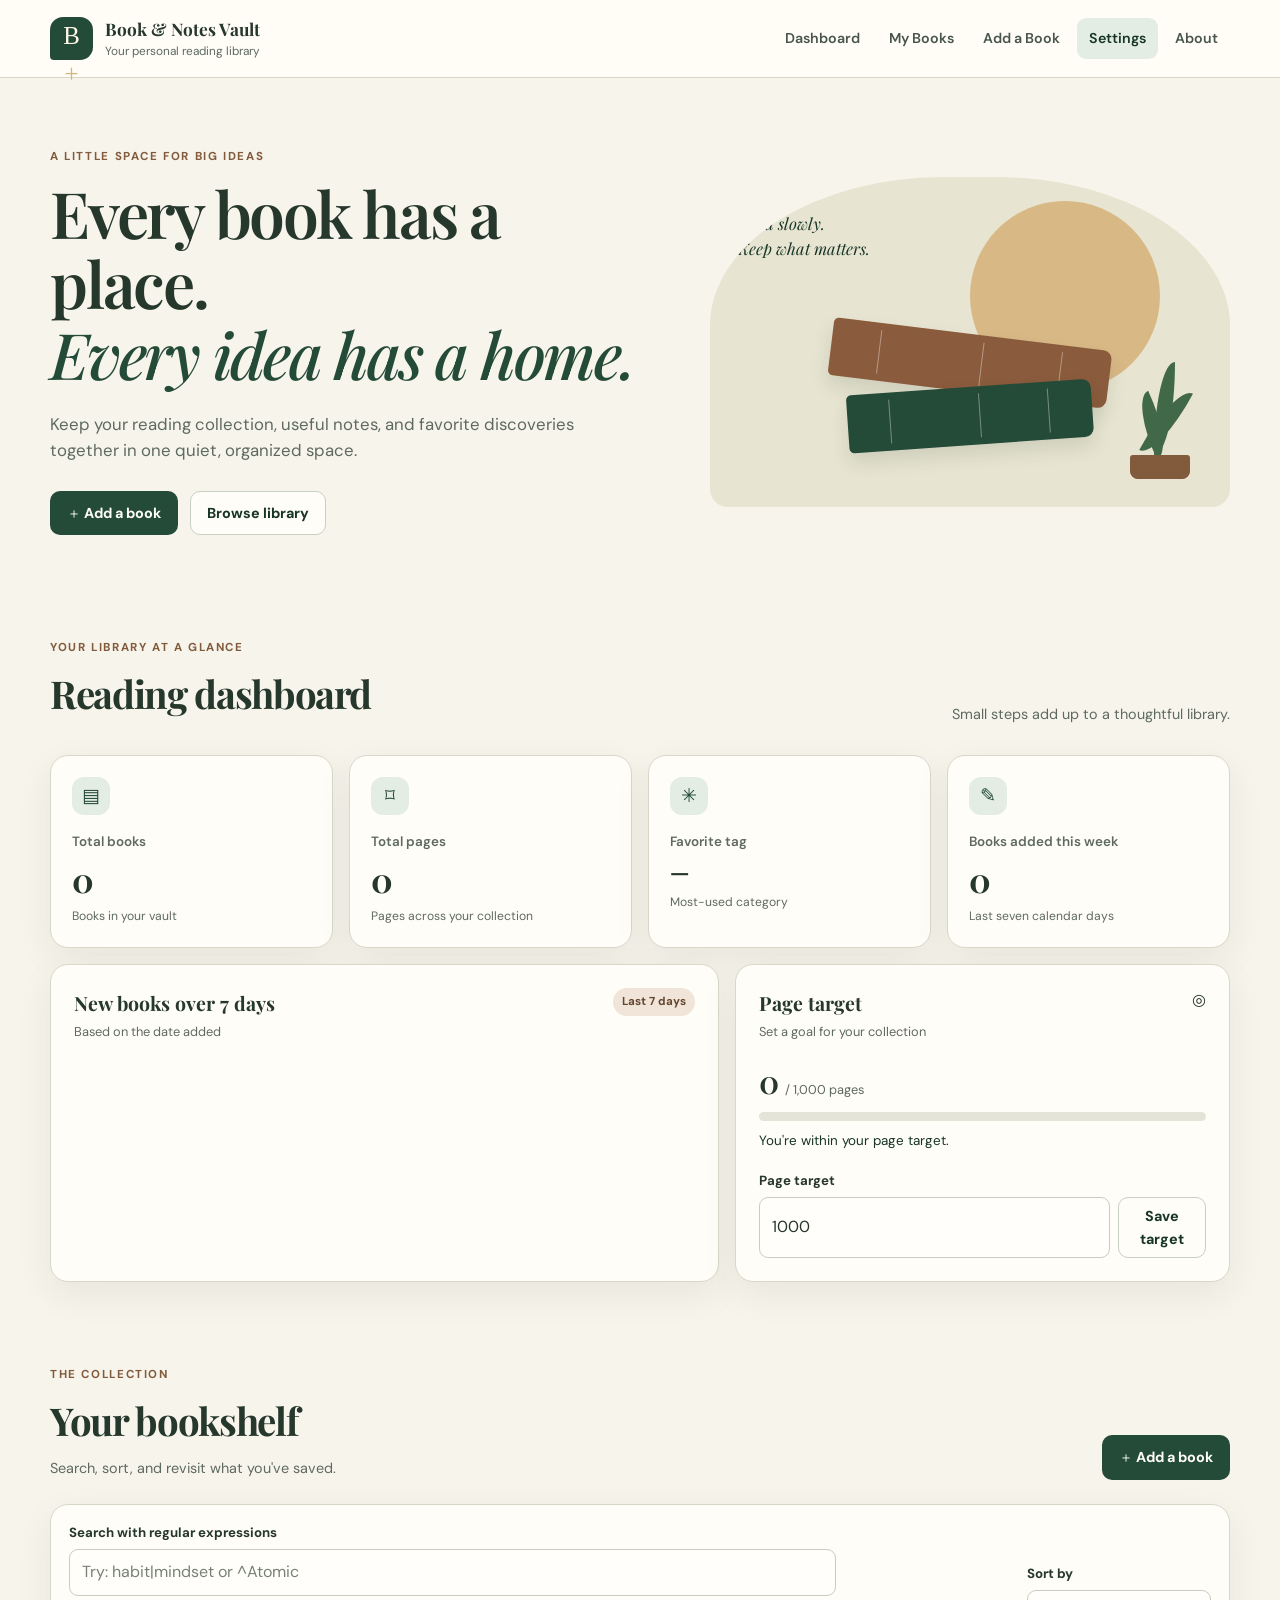
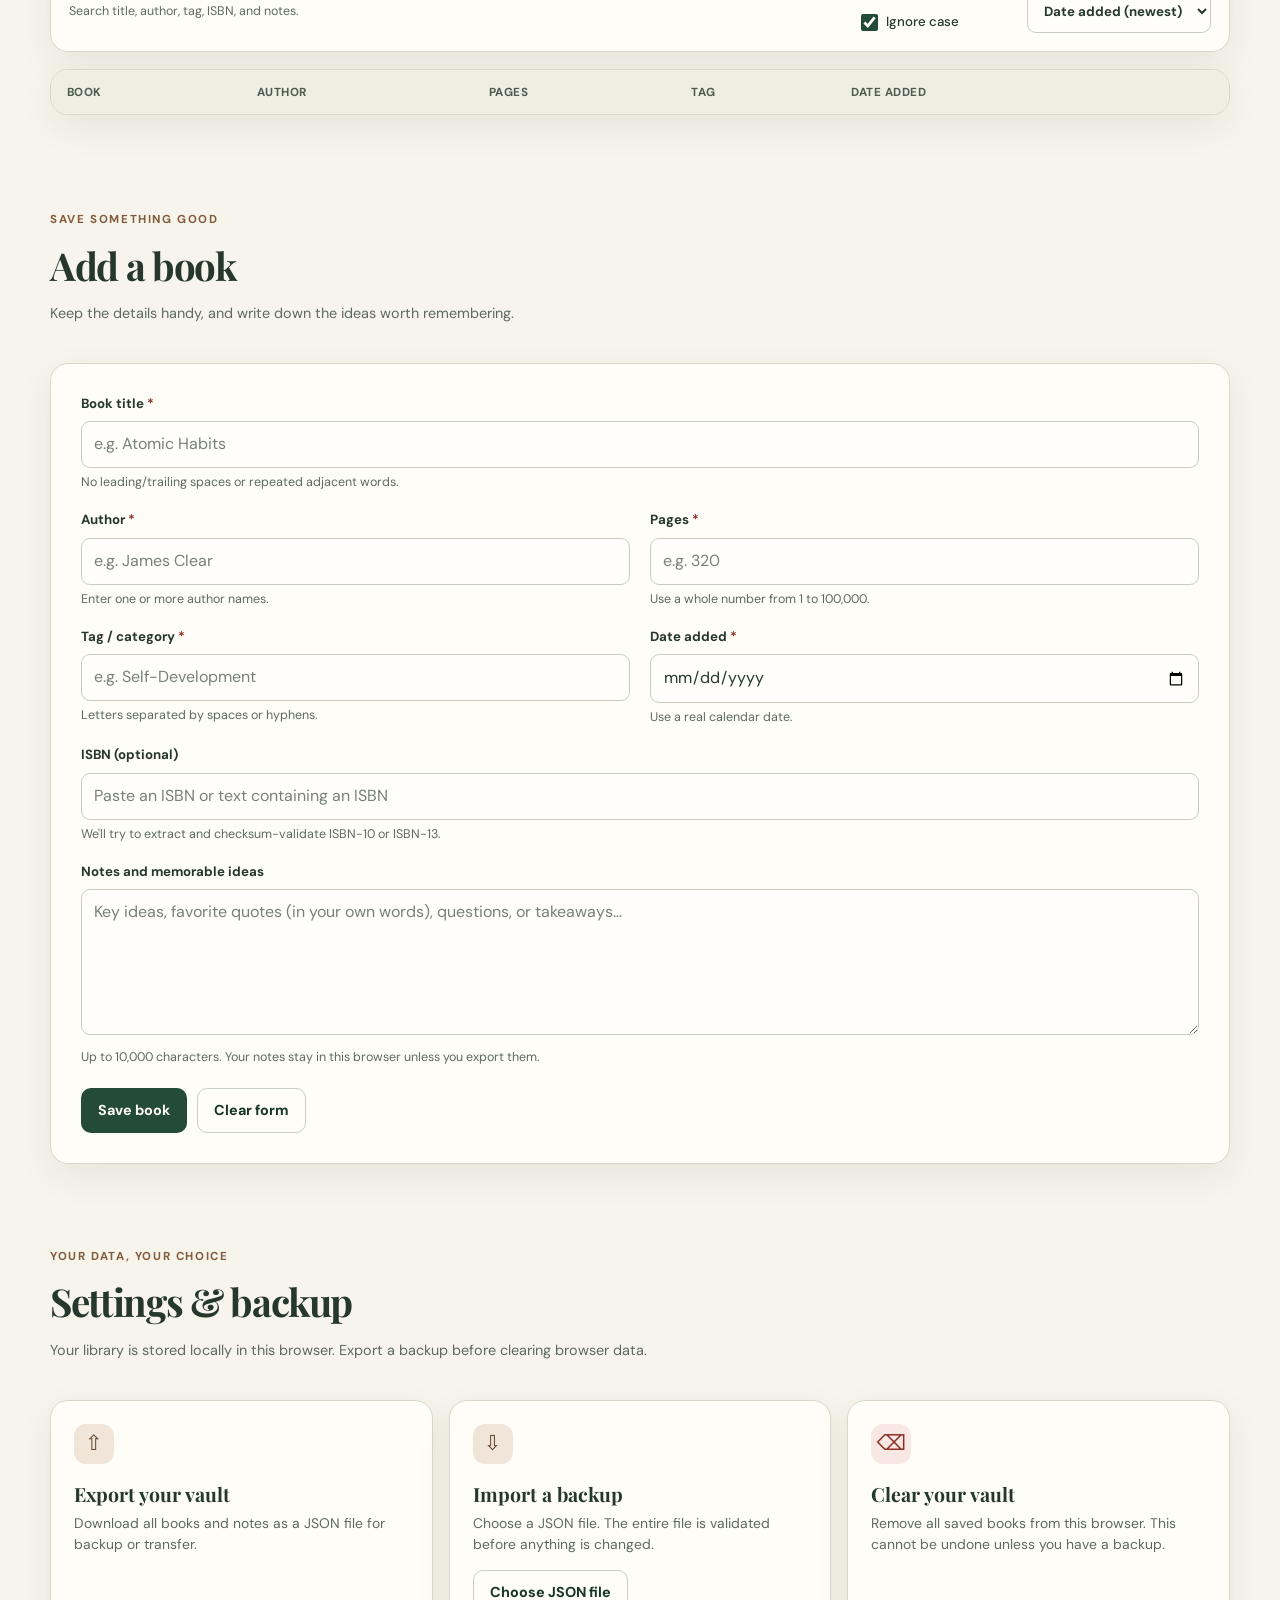
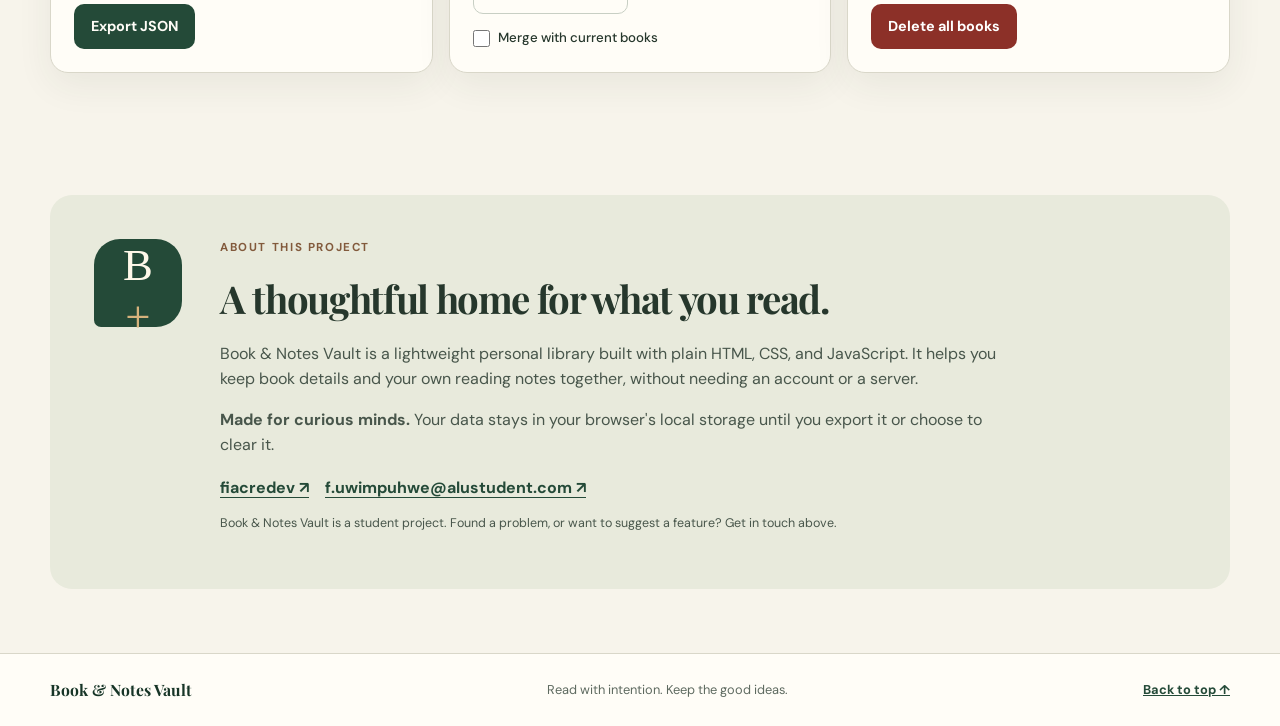
<file: index.html>
<!doctype html>
<html lang="en">

<head>
  <meta charset="utf-8">
  <meta name="viewport" content="width=device-width, initial-scale=1">
  <meta name="description" content="A calm, accessible personal vault for books and reading notes.">
  <title>Book & Notes Vault</title>
  <link rel="stylesheet" href="styles/main.css">
  <script type="module" src="scripts/main.js"></script>
</head>

<body>

  <a class="skip-link" href="#main-content">Skip to main content</a>

  <header class="site-header">

    <a class="brand" href="#dashboard" aria-label="Book and Notes Vault home">
      <span class="brand-mark" aria-hidden="true">B<span>+</span></span>
      <span><strong>Book & Notes Vault</strong><small>Your personal reading library</small></span>
    </a>

    <button class="menu-toggle" id="menu-toggle" type="button" aria-expanded="false"
      aria-controls="primary-nav">Menu</button>

    <nav class="primary-nav" id="primary-nav" aria-label="Main navigation">
      <a href="#dashboard" data-section="dashboard">Dashboard</a>
      <a href="#library" data-section="library">My Books</a>
      <a href="#book-form-section" data-section="book-form-section">Add a Book</a>
      <a href="#settings" data-section="settings">Settings</a>
      <a href="#about" data-section="about">About</a>
    </nav>

  </header>

  <main id="main-content" tabindex="-1">
    <section class="hero" aria-labelledby="hero-title">

      <div class="hero-copy">
        <p class="eyebrow">A LITTLE SPACE FOR BIG IDEAS</p>
        <h1 id="hero-title">Every book has a place.<br><em>Every idea has a home.</em></h1>
        <p>Keep your reading collection, useful notes, and favorite discoveries together in one quiet, organized space.
        </p>
        <div class="hero-actions">
          <a class="button button-primary" href="#book-form-section">＋ Add a book</a>
          <a class="button button-secondary" href="#library">Browse library</a>
        </div>
      </div>

      <div class="hero-art" aria-hidden="true">
        <div class="sun-disc"></div>
        <div class="book-stack stack-back"><span></span><span></span><span></span></div>
        <div class="book-stack stack-front"><span></span><span></span><span></span></div>
        <div class="plant"><i></i><i></i><i></i><b></b></div>
        <div class="art-note">Read slowly.<br>Keep what matters.</div>
      </div>

    </section>

    <section id="dashboard" class="section-block" aria-labelledby="dashboard-title">

      <div class="section-heading">
        <div>
          <p class="eyebrow">YOUR LIBRARY AT A GLANCE</p>
          <h2 id="dashboard-title">Reading dashboard</h2>
        </div>
        <p class="muted">Small steps add up to a thoughtful library.</p>
      </div>

      <div class="stats-grid">
        <article class="stat-card"><span class="stat-icon" aria-hidden="true">▤</span>
          <p>Total books</p><strong id="stat-books">0</strong><small>Books in your vault</small>
        </article>
        <article class="stat-card"><span class="stat-icon" aria-hidden="true">⌑</span>
          <p>Total pages</p><strong id="stat-pages">0</strong><small>Pages across your collection</small>
        </article>
        <article class="stat-card"><span class="stat-icon" aria-hidden="true">✳</span>
          <p>Favorite tag</p><strong id="stat-tag" class="stat-text">—</strong><small>Most-used category</small>
        </article>
        <article class="stat-card"><span class="stat-icon" aria-hidden="true">✎</span>
          <p>Books added this week</p><strong id="stat-week">0</strong><small>Last seven calendar days</small>
        </article>
      </div>

      <div class="dashboard-lower">
        <article class="panel trend-panel">
          <div class="panel-heading">
            <div>
              <h3>New books over 7 days</h3>
              <p class="muted">Based on the date added</p>
            </div><span class="pill">Last 7 days</span>
          </div>
          <div id="weekly-chart" class="weekly-chart" role="img"
            aria-label="Chart of books added in the last seven days"></div>
        </article>
        <article class="panel target-panel">
          <div class="panel-heading">
            <div>
              <h3>Page target</h3>
              <p class="muted">Set a goal for your collection</p>
            </div><span aria-hidden="true">◎</span>
          </div>
          <div class="target-number"><strong id="target-current">0</strong><span id="target-total">/ 1,000 pages</span>
          </div>
          <div class="progress-track" role="progressbar" id="target-progress" aria-label="Progress toward page target"
            aria-valuemin="0" aria-valuemax="1000" aria-valuenow="0"><span id="target-progress-fill"></span></div>
          <p id="target-message" class="status-message" role="status" aria-live="polite">You're within your page target.
          </p>
          <label for="target-input">Page target</label>
          <div class="inline-control"><input id="target-input" type="number" min="1" max="10000000" step="1"
              value="1000"><button id="save-target" class="button button-small button-secondary" type="button">Save
              target</button></div>
        </article>
      </div>

    </section>

    <section id="library" class="section-block" aria-labelledby="library-title">

      <div class="section-heading library-heading">
        <div>
          <p class="eyebrow">THE COLLECTION</p>
          <h2 id="library-title">Your bookshelf</h2>
          <p class="muted">Search, sort, and revisit what you've saved.</p>
        </div>
        <button class="button button-primary" id="add-book-top" type="button">＋ Add a book</button>
      </div>

      <div class="toolbar panel">

        <div class="search-control">

          <label for="search-pattern">Search with regular expressions</label>
          <input id="search-pattern" type="search" placeholder="Try: habit|mindset or ^Atomic" autocomplete="off">
          <p class="hint">Search title, author, tag, ISBN, and notes.</p>
        </div>
        <div class="toolbar-options">
          <label class="check-label"><input id="case-insensitive" type="checkbox" checked> Ignore case</label>
          <label for="sort-by">Sort by
            <select id="sort-by">
              <option value="date-desc">Date added (newest)</option>
              <option value="date-asc">Date added (oldest)</option>
              <option value="title-asc">Title (A–Z)</option>
              <option value="title-desc">Title (Z–A)</option>
              <option value="author-asc">Author (A–Z)</option>
              <option value="author-desc">Author (Z–A)</option>
              <option value="pages-asc">Pages (low to high)</option>
              <option value="pages-desc">Pages (high to low)</option>
            </select>

          </label>

        </div>
        <p id="search-feedback" class="search-feedback" role="status" aria-live="polite"></p>
      </div>

      <div id="library-table-wrap" class="table-wrap">
        <table>
          <caption class="sr-only">Books in your vault. Use each row's Edit or Delete action to manage a book.</caption>
          <thead>
            <tr>
              <th scope="col">Book</th>
              <th scope="col">Author</th>
              <th scope="col">Pages</th>
              <th scope="col">Tag</th>
              <th scope="col">Date added</th>
              <th scope="col"><span class="sr-only">Actions</span></th>
            </tr>
          </thead>
          <tbody id="books-table-body"></tbody>
        </table>
      </div>

      <div id="books-cards" class="books-cards" aria-label="Books in your vault"></div>
      <div id="empty-state" class="empty-state">
        <span aria-hidden="true">▧</span>
        <h3>Your bookshelf is waiting</h3>
        <p>Add your first book to start building your personal vault.</p>
        <button class="button button-primary" id="empty-add-book" type="button">Add your first book</button>
      </div>
      <p id="library-count" class="muted library-count"></p>

    </section>

    <section id="book-form-section" class="section-block form-section" aria-labelledby="form-title">
      <div class="section-heading">
        <div>
          <p class="eyebrow">SAVE SOMETHING GOOD</p>
          <h2 id="form-title">Add a book</h2>
          <p class="muted">Keep the details handy, and write down the ideas worth remembering.</p>
        </div>
      </div>

      <form id="book-form" class="panel book-form" novalidate>

        <input type="hidden" id="editing-id">
        <div class="form-grid">

          <div class="field field-wide">

            <label for="title">Book title <span class="required">*</span></label>
            <input id="title" name="title" required maxlength="180" placeholder="e.g. Atomic Habits"
              aria-describedby="title-help title-error">
            <small id="title-help" class="hint">No leading/trailing spaces or repeated adjacent words.</small><small
              id="title-error" class="field-error"></small>

          </div>

          <div class="field">

            <label for="author">Author <span class="required">*</span></label>
            <input id="author" name="author" required maxlength="120" placeholder="e.g. James Clear"
              aria-describedby="author-help author-error">
            <small id="author-help" class="hint">Enter one or more author names.</small><small id="author-error"
              class="field-error"></small>

          </div>

          <div class="field">

            <label for="pages">Pages <span class="required">*</span></label>
            <input id="pages" name="pages" inputmode="numeric" required placeholder="e.g. 320"
              aria-describedby="pages-help pages-error">
            <small id="pages-help" class="hint">Use a whole number from 1 to 100,000.</small><small id="pages-error"
              class="field-error"></small>

          </div>

          <div class="field">

            <label for="tag">Tag / category <span class="required">*</span></label>
            <input id="tag" name="tag" required maxlength="50" placeholder="e.g. Self-Development"
              aria-describedby="tag-help tag-error">
            <small id="tag-help" class="hint">Letters separated by spaces or hyphens.</small><small id="tag-error"
              class="field-error"></small>

          </div>

          <div class="field">
            <label for="date-added">Date added <span class="required">*</span></label>
            <input id="date-added" name="dateAdded" type="date" required aria-describedby="date-help date-error">
            <small id="date-help" class="hint">Use a real calendar date.</small><small id="date-error"
              class="field-error"></small>
          </div>

          <div class="field field-wide">
            <label for="isbn">ISBN (optional)</label>
            <input id="isbn" name="isbn" maxlength="80" placeholder="Paste an ISBN or text containing an ISBN"
              aria-describedby="isbn-help isbn-error">
            <small id="isbn-help" class="hint">We'll try to extract and checksum-validate ISBN-10 or
              ISBN-13.</small><small id="isbn-error" class="field-error"></small>
          </div>

          <div class="field field-wide">
            <label for="notes">Notes and memorable ideas</label>
            <textarea id="notes" name="notes" rows="5" maxlength="10000"
              placeholder="Key ideas, favorite quotes (in your own words), questions, or takeaways…"
              aria-describedby="notes-help notes-error"></textarea>
            <small id="notes-help" class="hint">Up to 10,000 characters. Your notes stay in this browser unless you
              export them.</small><small id="notes-error" class="field-error"></small>
          </div>

        </div>

        <div id="form-notice" class="form-notice" role="status" aria-live="polite"></div>
        <div class="form-actions"><button class="button button-primary" id="save-book" type="submit">Save
            book</button><button class="button button-secondary" id="reset-form" type="button">Clear
            form</button><button class="text-button hidden" id="cancel-edit" type="button">Cancel edit</button></div>

      </form>
    </section>

    <section id="settings" class="section-block" aria-labelledby="settings-title">
      <div class="section-heading">
        <div>
          <p class="eyebrow">YOUR DATA, YOUR CHOICE</p>
          <h2 id="settings-title">Settings & backup</h2>
          <p class="muted">Your library is stored locally in this browser. Export a backup before clearing browser data.
          </p>
        </div>
      </div>

      <div class="settings-grid">

        <article class="panel setting-card">
          <span class="setting-icon" aria-hidden="true">⇧</span>
          <h3>Export your vault</h3>
          <p>Download all books and notes as a JSON file for backup or transfer.</p>
          <button class="button button-primary" id="export-json" type="button">Export JSON</button>
        </article>

        <article class="panel setting-card">
          <span class="setting-icon" aria-hidden="true">⇩</span>
          <h3>Import a backup</h3>
          <p>Choose a JSON file. The entire file is validated before anything is changed.</p>
          <label class="button button-secondary file-button" for="import-file">Choose JSON file</label><input
            id="import-file" type="file" accept=".json,application/json" class="sr-only">
          <label class="check-label merge-option"><input id="merge-import" type="checkbox"> Merge with current
            books</label>
        </article>

        <article class="panel setting-card danger-card">
          <span class="setting-icon" aria-hidden="true">⌫</span>
          <h3>Clear your vault</h3>
          <p>Remove all saved books from this browser. This cannot be undone unless you have a backup.</p>
          <button class="button button-danger" id="clear-vault" type="button">Delete all books</button>
        </article>

      </div>

      <p id="settings-feedback" class="settings-feedback" role="status" aria-live="polite"></p>

    </section>

    <section id="about" class="section-block about-section" aria-labelledby="about-title">

      <div class="about-card">

        <div class="about-emblem" aria-hidden="true">B<span>+</span></div>
        <div>
          <p class="eyebrow">ABOUT THIS PROJECT</p>
          <h2 id="about-title">A thoughtful home for what you read.</h2>
          <p>Book & Notes Vault is a lightweight personal library built with plain HTML, CSS, and JavaScript. It helps
            you keep book details and your own reading notes together, without needing an account or a server.</p>
          <p><strong>Made for curious minds.</strong> Your data stays in your browser's local storage until you export
            it or choose to clear it.</p>
          <div class="contact-links"><a href="https://github.com/fiacredev" target="_blank"
              rel="noopener noreferrer">fiacredev ↗</a><a
              href="mailto:f.uwimpuhwe@alustudent.com">f.uwimpuhwe@alustudent.com ↗</a></div>
          <p class="hint">Book &amp; Notes Vault is a student project. Found a problem, or want to suggest a feature? Get in touch above.</p>
        </div>

      </div>
    </section>

  </main>

  <footer class="site-footer"><span>Book & Notes Vault</span><span>Read with intention. Keep the good ideas.</span><a
      href="#main-content">Back to top ↑</a></footer>

  <div id="global-status" class="sr-only" role="status" aria-live="polite" aria-atomic="true"></div>

  <dialog id="delete-dialog" aria-labelledby="delete-dialog-title" aria-describedby="delete-dialog-description">

    <form method="dialog" class="dialog-content">
      <h2 id="delete-dialog-title">Delete this book?</h2>
      <p id="delete-dialog-description">This will permanently remove the book and its notes from this browser.</p>
      <div class="form-actions"><button value="cancel" class="button button-secondary">Keep book</button><button
          value="confirm" class="button button-danger" id="confirm-delete">Delete book</button></div>
    </form>

  </dialog>

</body>

</html>
</file>
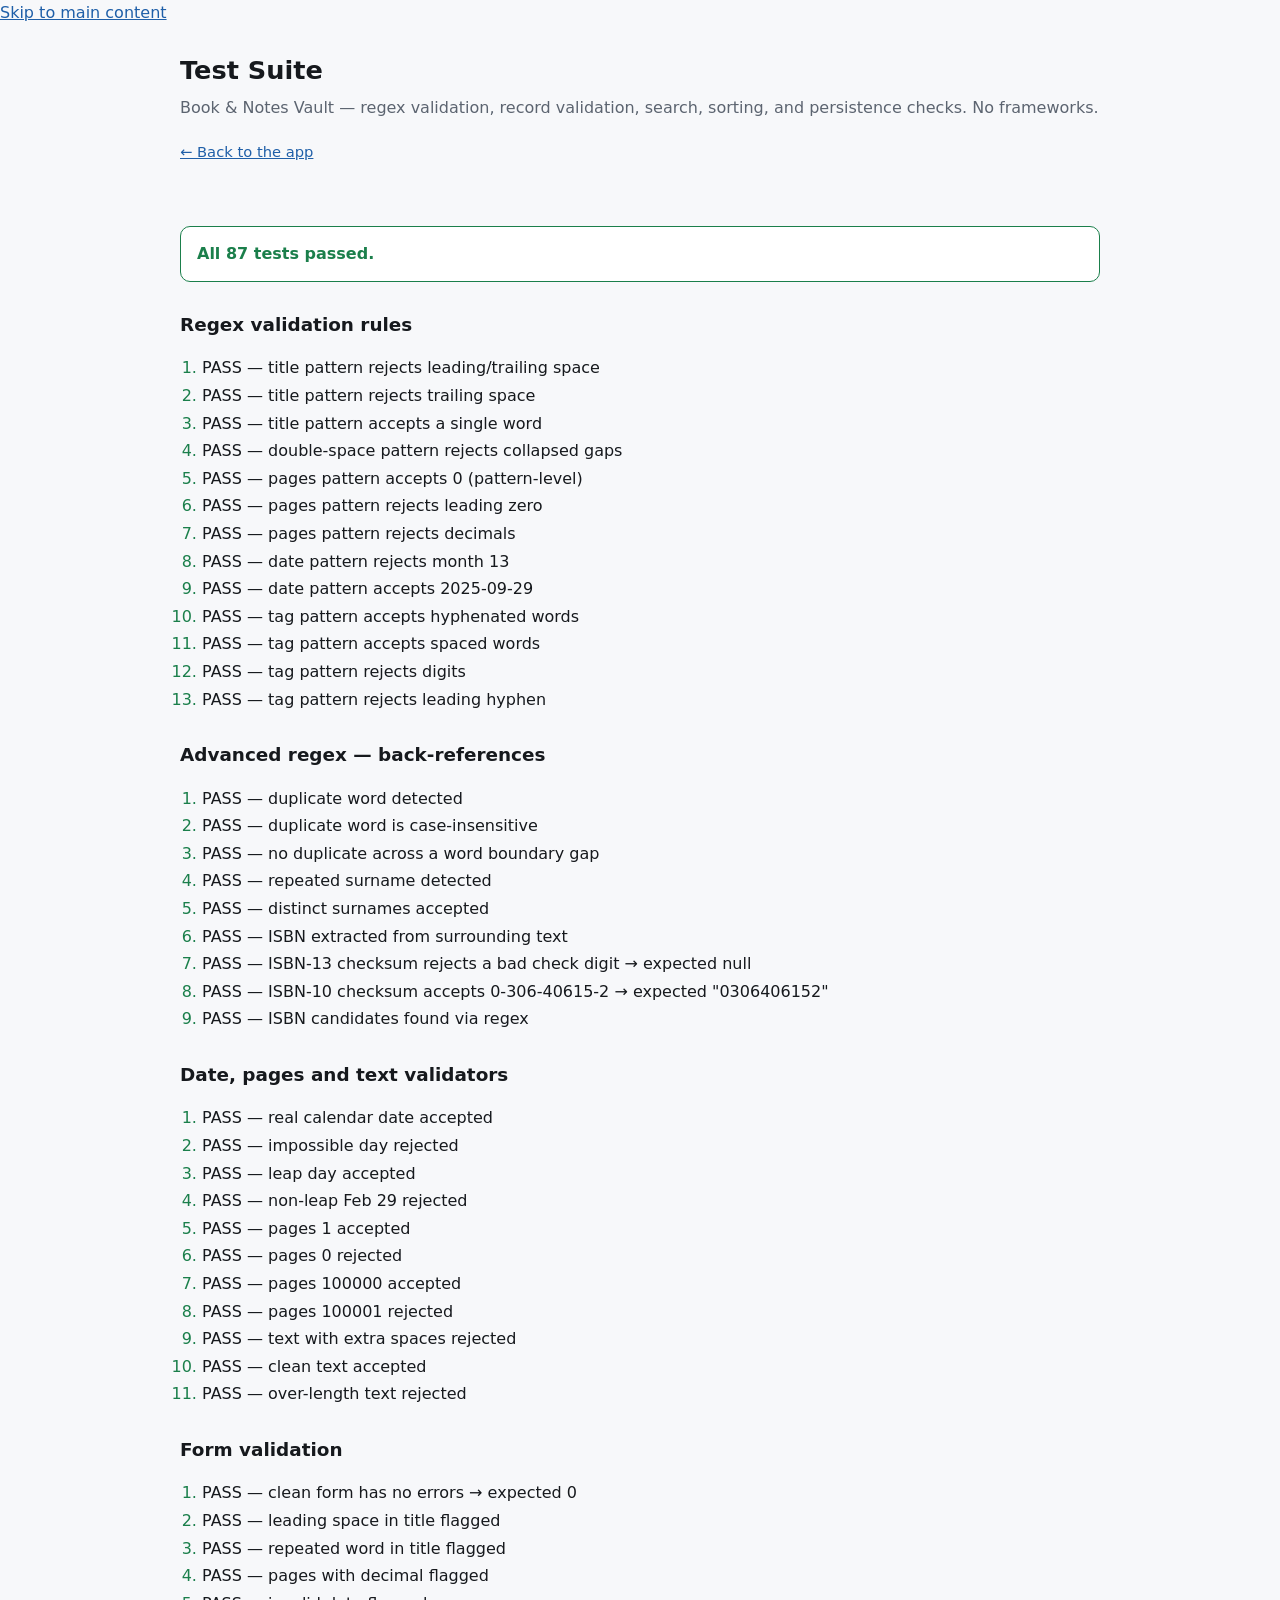
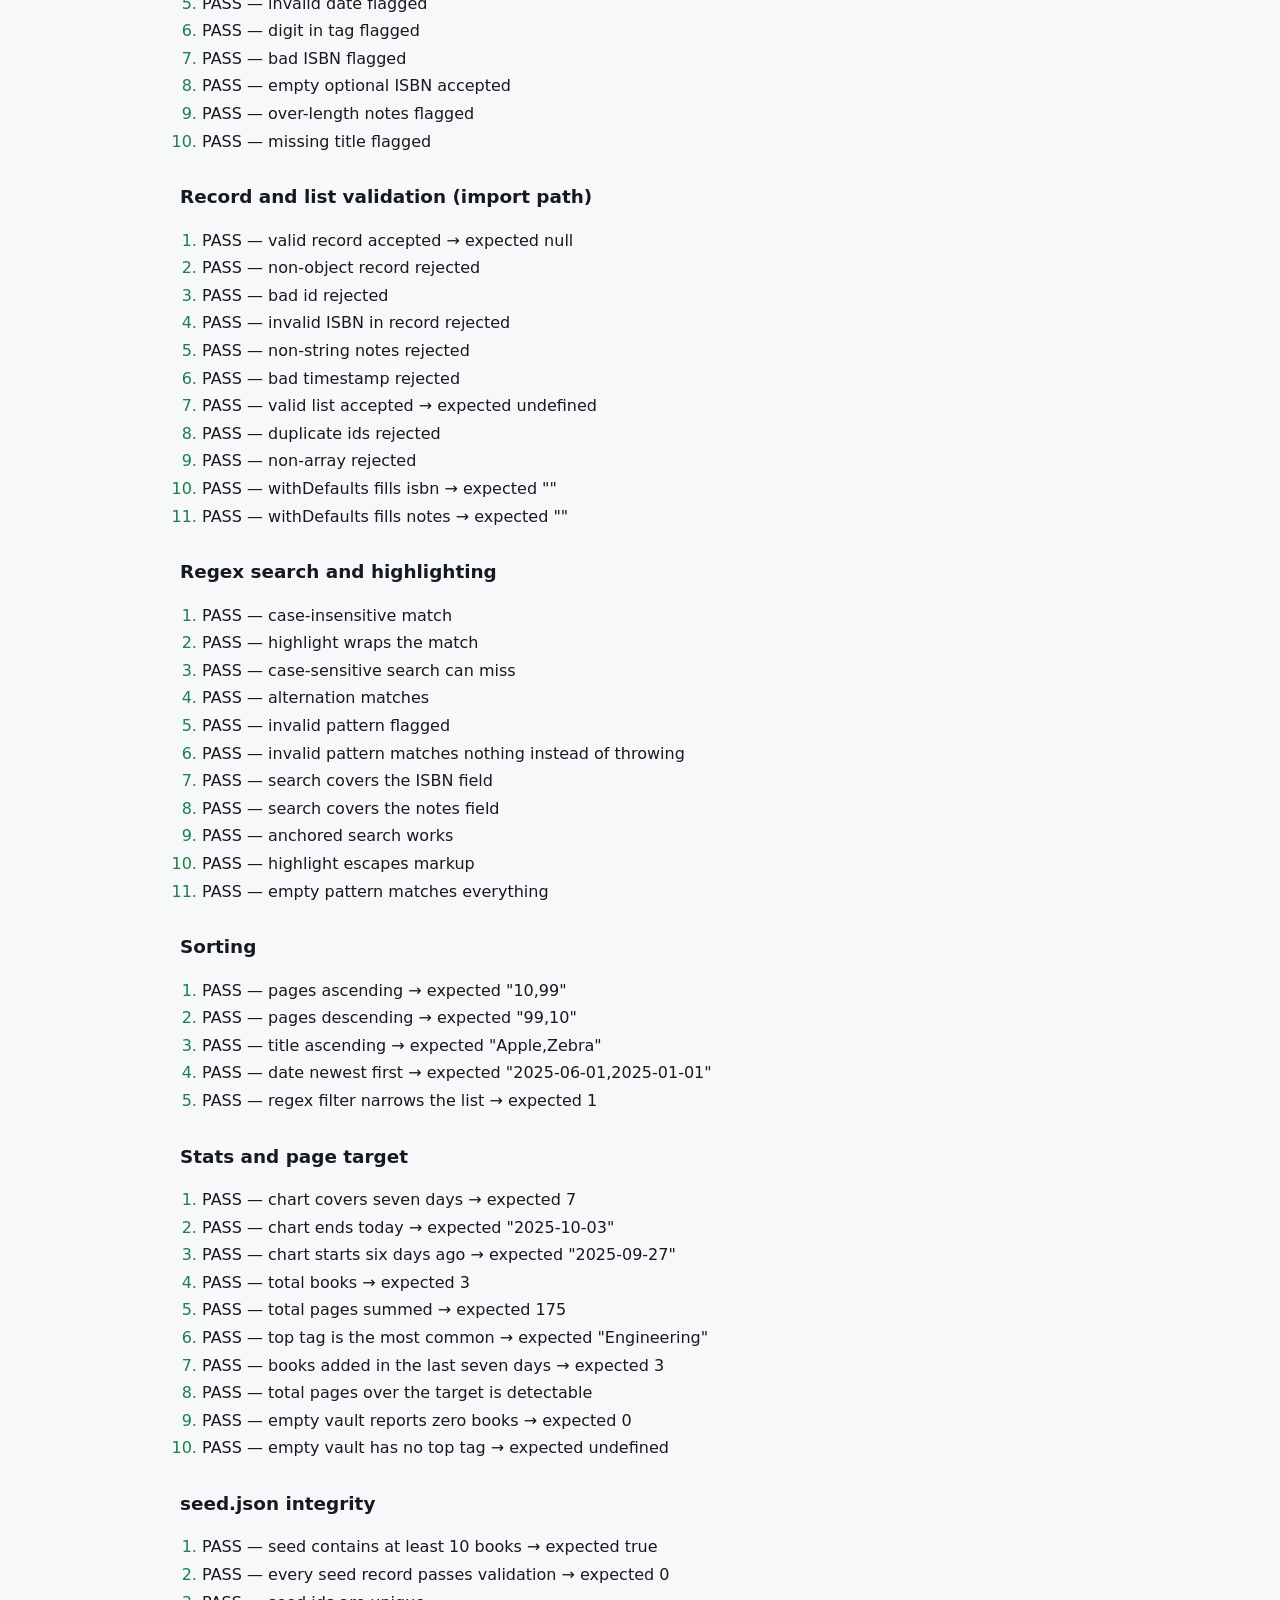
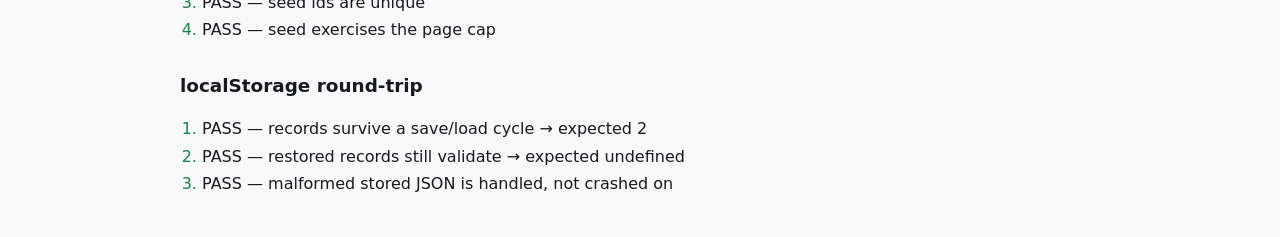
<file: tests.html>
<!doctype html>
<html lang="en">
<head>
  <meta charset="utf-8">
  <meta name="viewport" content="width=device-width, initial-scale=1">
  <title>Test Suite — Book &amp; Notes Vault</title>
  <style>
    :root { --ok:#1b7f4b; --bad:#b3261e; --muted:#5c6470; --line:#d8dde5; }
    * { box-sizing: border-box; }
    body { margin:0; font:16px/1.6 system-ui, -apple-system, "Segoe UI", Roboto, sans-serif; color:#16191d; background:#f7f8fa; }
    header, main { max-width: 960px; margin: 0 auto; padding: 24px 20px; }
    h1 { font-size: 1.6rem; margin: 0 0 4px; }
    h2 { font-size: 1.15rem; margin: 28px 0 8px; }
    .lede { color: var(--muted); margin: 0 0 20px; }
    .summary { padding: 14px 16px; border: 1px solid var(--line); border-radius: 10px; background: #fff; font-weight: 600; }
    .summary.pass { border-color: var(--ok); color: var(--ok); }
    .summary.fail { border-color: var(--bad); color: var(--bad); }
    ol { padding-left: 22px; }
    li { margin: 2px 0; }
    li.pass::marker { color: var(--ok); }
    li.fail { color: var(--bad); font-weight: 600; }
    code { background:#eef0f4; padding:1px 5px; border-radius:4px; font-size:.9em; }
    .hint { color: var(--muted); font-size:.92rem; }
    a { color:#1f5fa8; }
  </style>
</head>
<body>

<a class="skip-link" href="#main-content">Skip to main content</a>

<header>
  <h1>Test Suite</h1>
  <p class="lede">Book &amp; Notes Vault — regex validation, record validation, search, sorting, and persistence checks. No frameworks.</p>
  <p class="hint"><a href="index.html">← Back to the app</a></p>
</header>

<main id="main-content" tabindex="-1">
  <div id="summary" class="summary" role="status" aria-live="polite">Running tests…</div>
  <div id="results"></div>
</main>

<script type="module">
import { PATTERNS } from "./scripts/config.js";
import {
  checksumValidIsbn, extractIsbn, hasDuplicateWords, hasRepeatedSurname,
  isValidDate, isValidPages, isValidText, validateBookList, validateBookRecord, validateFormValues
} from "./scripts/validators.js";
import { compileSearch, filterAndSort, highlight, matchesSearch, getSearchState } from "./scripts/search.js";
import { lastSevenDates, computeStats } from "./scripts/stats.js";
import { localDate } from "./scripts/utils.js";
import { withDefaults } from "./scripts/storage.js";

const results = document.getElementById("results");
const summary = document.getElementById("summary");
let passed = 0;
let failed = 0;
let currentGroup = null;

function group(title) {
  currentGroup = document.createElement("h2");
  currentGroup.textContent = title;
  const list = document.createElement("ol");
  results.append(currentGroup, list);
  return list;
}

/** assert(label, condition, detail) records a visible pass/fail line. */
function assert(list, label, condition, detail = "") {
  const item = document.createElement("li");
  item.className = condition ? "pass" : "fail";
  item.textContent = condition ? `PASS — ${label}` : `FAIL — ${label}${detail ? ` (${detail})` : ""}`;
  list.appendChild(item);
  condition ? passed++ : failed++;
}

const eq = (list, label, actual, expected) =>
  assert(list, `${label} → expected ${JSON.stringify(expected)}`, Object.is(actual, expected), `got ${JSON.stringify(actual)}`);

const validBook = (overrides = {}) => ({
  id: "rec_0001", title: "Atomic Habits", author: "James Clear", pages: 320,
  tag: "Self-Development", dateAdded: "2025-09-29", isbn: "9780735211292", notes: "Systems, not goals.",
  createdAt: "2025-09-29T18:12:04.000Z", updatedAt: "2025-09-29T18:12:04.000Z", ...overrides
});

// ---------------------------------------------------------------- validators
{
  const list = group("Regex validation rules");

  assert(list, "title pattern rejects leading/trailing space", !PATTERNS.title.test(" Atomic"));
  assert(list, "title pattern rejects trailing space", !PATTERNS.title.test("Atomic "));
  assert(list, "title pattern accepts a single word", PATTERNS.title.test("Dune"));
  assert(list, "double-space pattern rejects collapsed gaps", PATTERNS.doubleSpace.test("Deep  Work"));
  assert(list, "pages pattern accepts 0 (pattern-level)", PATTERNS.pages.test("0"));
  assert(list, "pages pattern rejects leading zero", !PATTERNS.pages.test("0320"));
  assert(list, "pages pattern rejects decimals", !PATTERNS.pages.test("32.0"));
  assert(list, "date pattern rejects month 13", !PATTERNS.date.test("2025-13-01"));
  assert(list, "date pattern accepts 2025-09-29", PATTERNS.date.test("2025-09-29"));
  assert(list, "tag pattern accepts hyphenated words", PATTERNS.tag.test("Self-Development"));
  assert(list, "tag pattern accepts spaced words", PATTERNS.tag.test("Deep Work"));
  assert(list, "tag pattern rejects digits", !PATTERNS.tag.test("Sci-Fi 2"));
  assert(list, "tag pattern rejects leading hyphen", !PATTERNS.tag.test("-Science"));
}

// ------------------------------------------------- advanced regex: back-reference
{
  const list = group("Advanced regex — back-references");

  assert(list, "duplicate word detected", hasDuplicateWords("the the book"));
  assert(list, "duplicate word is case-insensitive", hasDuplicateWords("Very very long"));
  assert(list, "no duplicate across a word boundary gap", !hasDuplicateWords("deep work deep focus"));
  assert(list, "repeated surname detected", hasRepeatedSurname("Andrew Hunt; David Hunt"));
  assert(list, "distinct surnames accepted", !hasRepeatedSurname("Andrew Hunt; David Thomas"));
  assert(list, "ISBN extracted from surrounding text", extractIsbn("copy: 978-0-7352-1129-2 done") === "9780735211292");
  eq(list, "ISBN-13 checksum rejects a bad check digit", checksumValidIsbn("9780735211293"), null);
  eq(list, "ISBN-10 checksum accepts 0-306-40615-2", checksumValidIsbn("0-306-40615-2"), "0306406152");
  assert(list, "ISBN candidates found via regex", PATTERNS.isbnCandidate.test("9780735211292"));
  PATTERNS.isbnCandidate.lastIndex = 0;
}

// ------------------------------------------------------------------ date/pages
{
  const list = group("Date, pages and text validators");

  assert(list, "real calendar date accepted", isValidDate("2025-09-29"));
  assert(list, "impossible day rejected", !isValidDate("2025-02-30"));
  assert(list, "leap day accepted", isValidDate("2024-02-29"));
  assert(list, "non-leap Feb 29 rejected", !isValidDate("2025-02-29"));
  assert(list, "pages 1 accepted", isValidPages("1"));
  assert(list, "pages 0 rejected", !isValidPages("0"));
  assert(list, "pages 100000 accepted", isValidPages("100000"));
  assert(list, "pages 100001 rejected", !isValidPages("100001"));
  assert(list, "text with extra spaces rejected", !isValidText("Deep  Work", 180));
  assert(list, "clean text accepted", isValidText("Deep Work", 180));
  assert(list, "over-length text rejected", !isValidText("x".repeat(181), 180));
}

// ------------------------------------------------------------- form validation
{
  const list = group("Form validation");
  const base = { title: "Atomic Habits", author: "James Clear", pages: "320", tag: "Self-Development", dateAdded: "2025-09-29", isbn: "", notes: "" };

  eq(list, "clean form has no errors", Object.keys(validateFormValues(base)).length, 0);
  assert(list, "leading space in title flagged", Boolean(validateFormValues({ ...base, title: " Atomic" }).title));
  assert(list, "repeated word in title flagged", Boolean(validateFormValues({ ...base, title: "Atomic Atomic" }).title));
  assert(list, "pages with decimal flagged", Boolean(validateFormValues({ ...base, pages: "320.5" }).pages));
  assert(list, "invalid date flagged", Boolean(validateFormValues({ ...base, dateAdded: "2025-02-30" }).dateAdded));
  assert(list, "digit in tag flagged", Boolean(validateFormValues({ ...base, tag: "Sci2Fi" }).tag));
  assert(list, "bad ISBN flagged", Boolean(validateFormValues({ ...base, isbn: "9780735211293" }).isbn));
  assert(list, "empty optional ISBN accepted", validateFormValues({ ...base, isbn: "   " }).isbn === undefined);
  assert(list, "over-length notes flagged", Boolean(validateFormValues({ ...base, notes: "x".repeat(10001) }).notes));
  assert(list, "missing title flagged", Boolean(validateFormValues({ ...base, title: "" }).title));
}

// ------------------------------------------------------------ record validation
{
  const list = group("Record and list validation (import path)");
  const record = validBook();

  eq(list, "valid record accepted", validateBookRecord(record), null);
  assert(list, "non-object record rejected", Boolean(validateBookRecord("nope")));
  assert(list, "bad id rejected", Boolean(validateBookRecord({ ...record, id: "book-1" })));
  assert(list, "invalid ISBN in record rejected", Boolean(validateBookRecord({ ...record, isbn: "12345" })));
  assert(list, "non-string notes rejected", Boolean(validateBookRecord({ ...record, notes: 42 })));
  assert(list, "bad timestamp rejected", Boolean(validateBookRecord({ ...record, updatedAt: "not-a-date" })));

  eq(list, "valid list accepted", validateBookList([record, { ...record, id: "rec_0002" }]).error, undefined);
  assert(list, "duplicate ids rejected", Boolean(validateBookList([record, record]).error));
  assert(list, "non-array rejected", Boolean(validateBookList({}).error));

  const defaults = withDefaults({ ...record, isbn: undefined, notes: undefined });
  eq(list, "withDefaults fills isbn", defaults.isbn, "");
  eq(list, "withDefaults fills notes", defaults.notes, "");
}

// ---------------------------------------------------------------------- search
{
  const list = group("Regex search and highlighting");
  const book = validBook();

  compileSearch("habits", true);
  assert(list, "case-insensitive match", matchesSearch(book));
  assert(list, "highlight wraps the match", highlight(book.title) === "Atomic <mark>Habits</mark>");

  compileSearch("HABITS", false);
  assert(list, "case-sensitive search can miss", !matchesSearch(book));

  compileSearch("Atomic|Clear", false);
  assert(list, "alternation matches", matchesSearch(book));

  compileSearch("a(", true);
  assert(list, "invalid pattern flagged", Boolean(getSearchState().error));
  assert(list, "invalid pattern matches nothing instead of throwing", !matchesSearch(book));

  compileSearch("9780735211292", true);
  assert(list, "search covers the ISBN field", matchesSearch(book));

  compileSearch("systems", true);
  assert(list, "search covers the notes field", matchesSearch(book));

  compileSearch("^Atomic", true);
  assert(list, "anchored search works", matchesSearch(book));

  compileSearch("<img", true);
  assert(list, "highlight escapes markup", !highlight(book.title).includes("<img"));

  compileSearch("", true);
  assert(list, "empty pattern matches everything", matchesSearch(book));
}

// -------------------------------------------------------------- sorting/filter
{
  const list = group("Sorting");
  const a = validBook({ id: "rec_0001", title: "Zebra", pages: 10, dateAdded: "2025-01-01" });
  const b = validBook({ id: "rec_0002", title: "Apple", pages: 99, dateAdded: "2025-06-01" });
  const books = [a, b];

  eq(list, "pages ascending", filterAndSort(books, "pages-asc").map(x => x.pages).join(","), "10,99");
  eq(list, "pages descending", filterAndSort(books, "pages-desc").map(x => x.pages).join(","), "99,10");
  eq(list, "title ascending", filterAndSort(books, "title-asc").map(x => x.title).join(","), "Apple,Zebra");
  eq(list, "date newest first", filterAndSort(books, "date-desc").map(x => x.dateAdded).join(","), "2025-06-01,2025-01-01");

  compileSearch("apple", true);
  eq(list, "regex filter narrows the list", filterAndSort(books, "title-asc").length, 1);
  compileSearch("", true);
}

// ----------------------------------------------------------------------- stats
{
  const list = group("Stats and page target");
  const dates = lastSevenDates(new Date("2025-10-03T09:00:00"));
  eq(list, "chart covers seven days", dates.length, 7);
  eq(list, "chart ends today", dates[6], "2025-10-03");
  eq(list, "chart starts six days ago", dates[0], "2025-09-27");

  // Dates are relative to today so this check stays true whenever the suite runs.
  const [sixDaysAgo, fiveDaysAgo] = lastSevenDates().slice(0, 2);
  const books = [
    validBook({ id: "rec_0001", pages: 100, tag: "Engineering", dateAdded: localDate() }),
    validBook({ id: "rec_0002", pages: 50, tag: "Engineering", dateAdded: sixDaysAgo }),
    validBook({ id: "rec_0003", pages: 25, tag: "History", dateAdded: fiveDaysAgo })
  ];
  const stats = computeStats(books, { pageTarget: 100 });
  eq(list, "total books", stats.totalBooks, 3);
  eq(list, "total pages summed", stats.totalPages, 175);
  eq(list, "top tag is the most common", stats.topTag[0], "Engineering");
  eq(list, "books added in the last seven days", stats.weekTotal, 3);
  assert(list, "total pages over the target is detectable", stats.totalPages > stats.pageTarget);

  const emptyStats = computeStats([], { pageTarget: 100 });
  eq(list, "empty vault reports zero books", emptyStats.totalBooks, 0);
  eq(list, "empty vault has no top tag", emptyStats.topTag, undefined);
}

// ------------------------------------------------------------------ seed.json
{
  const list = group("seed.json integrity");
  try {
    const response = await fetch("./seed.json");
    const seed = await response.json();
    eq(list, "seed contains at least 10 books", seed.books.length >= 10, true);
    const errors = seed.books.map(validateBookRecord).filter(Boolean);
    eq(list, "every seed record passes validation", errors.length, 0);
    assert(list, "seed ids are unique", new Set(seed.books.map(b => b.id)).size === seed.books.length);
    assert(list, "seed exercises the page cap", seed.books.some(b => b.pages >= 100000));
  } catch (error) {
    assert(list, `seed.json loads (${error.message})`, false);
  }
}

// ------------------------------------------------------------------ persistence
{
  const list = group("localStorage round-trip");
  const KEY = "book-notes-vault.test";
  try {
    const books = [validBook(), { ...validBook(), id: "rec_0002", title: "Flatland" }];
    localStorage.setItem(KEY, JSON.stringify(books));
    const restored = JSON.parse(localStorage.getItem(KEY));
    eq(list, "records survive a save/load cycle", restored.length, 2);
    eq(list, "restored records still validate", validateBookList(restored).error, undefined);
    localStorage.setItem(KEY, "{ not json");
    let handled = false;
    try { JSON.parse(localStorage.getItem(KEY)); } catch { handled = true; }
    assert(list, "malformed stored JSON is handled, not crashed on", handled);
  } finally {
    localStorage.removeItem(KEY);
  }
}

// -------------------------------------------------------------------- summary
summary.className = `summary ${failed === 0 ? "pass" : "fail"}`;
summary.textContent = failed === 0
  ? `All ${passed} tests passed.`
  : `${passed} passed, ${failed} failed.`;
window.__testResults = { passed, failed };
</script>

</body>
</html>
</file>
<file: styles/main.css>
@import url('https://fonts.googleapis.com/css2?family=DM+Sans:wght@400;500;600;700&family=Playfair+Display:ital,wght@0,500;0,600;0,700;1,500;1,600&display=swap');

:root
{
  color-scheme: light;
  --cream: #f7f4eb;
  --paper: #fffdf7;
  --paper-deep: #eee8d9;
  --ink: #26372c;
  --green: #244a38;
  --green-dark: #173527;
  --green-soft: #e4ede3;
  --brown: #825a3c;
  --brown-soft: #f0e5d8;
  --muted: #5e6a60;
  --line: #d9d7c9;
  --danger: #8c3028;
  --danger-soft: #f9e7e3;
  --shadow: 0 12px 36px rgba(39, 53, 41, .07);
  --radius: 18px;
  font-family: "DM Sans", system-ui, -apple-system, BlinkMacSystemFont, "Segoe UI", sans-serif;
  color: var(--ink);
  background: var(--cream);
  font-synthesis: none;
}

*
{
  box-sizing: border-box;
}

html
{
  scroll-behavior: smooth;
  scroll-padding-top: 88px;
}

body
{
  margin: 0;
  min-width: 320px;
  background: var(--cream);
  line-height: 1.55;
}

a
{
  color: var(--green);
}

button,
input,
textarea,
select
{
  font: inherit;
}

button,
.button,
select
{
  cursor: pointer;
}

button:focus-visible,
a:focus-visible,
input:focus-visible,
textarea:focus-visible,
select:focus-visible,
[tabindex="-1"]:focus-visible
{
  outline: 3px solid #a66b35;
  outline-offset: 3px;
}

.skip-link
{
  position: fixed;
  z-index: 1000;
  left: 12px;
  top: 12px;
  padding: 10px 14px;
  background: var(--green-dark);
  color: white;
  border-radius: 8px;
  transform: translateY(-160%);
}

.skip-link:focus
{
  transform: translateY(0);
}

.site-header
{
  min-height: 78px;
  padding: 14px max(24px, calc((100% - 1180px) / 2));
  display: flex;
  align-items: center;
  justify-content: space-between;
  gap: 24px;
  background: rgba(255,253,247,.95);
  border-bottom: 1px solid var(--line);
  position: sticky;
  top: 0;
  z-index: 50;
  backdrop-filter: blur(14px);
}

.brand
{
  display: flex;
  align-items: center;
  gap: 12px;
  text-decoration: none;
  color: var(--ink);
}

.brand > span:last-child
{
  display: grid;
  line-height: 1.25;
}

.brand strong
{
  font-family: "Playfair Display", Georgia, serif;
  font-size: 1.08rem;
}

.brand small
{
  margin-top: 4px;
  font-size: .74rem;
  color: var(--muted);
}

.brand-mark
{
  width: 43px;
  height: 43px;
  display: grid;
  place-items: center;
  border-radius: 13px 13px 13px 4px;
  background: var(--green);
  color: #fff8e9;
  font-family: Georgia, serif;
  font-size: 1.55rem;
}

.brand-mark span,
.about-emblem span
{
  color: #d6b27c;
}

.primary-nav
{
  display: flex;
  align-items: center;
  gap: 5px;
}

.primary-nav a
{
  padding: 9px 12px;
  border-radius: 9px;
  text-decoration: none;
  color: #48554b;
  font-size: .89rem;
  font-weight: 600;
}

.primary-nav a:hover,
.primary-nav a[aria-current="location"]
{
  background: var(--green-soft);
  color: var(--green-dark);
}

.menu-toggle
{
  display: none;
  border: 1px solid var(--line);
  border-radius: 9px;
  padding: 8px 12px;
  background: var(--paper);
  color: var(--ink);
}

main
{
  width: min(1180px, calc(100% - 48px));
  margin: 0 auto;
}

.hero
{
  display: grid;
  grid-template-columns: 1.08fr .92fr;
  align-items: center;
  gap: 50px;
  padding: 70px 0 62px;
}

.eyebrow
{
  margin: 0 0 12px;
  color: var(--brown);
  font-size: .72rem;
  font-weight: 700;
  letter-spacing: .14em;
}

h1,
h2,
h3,
p
{
  margin-top: 0;
}

h1,
h2,
h3
{
  color: var(--ink);
}

h1,
h2
{
  font-family: "Playfair Display", Georgia, serif;
  letter-spacing: -.035em;
}

h1
{
  font-size: clamp(2.6rem, 5vw, 4.5rem);
  line-height: 1.1;
  margin-bottom: 22px;
  font-weight: 600;
}

h1 em
{
  color: var(--green);
  font-weight: 500;
}

.hero-copy > p:not(.eyebrow)
{
  max-width: 550px;
  color: var(--muted);
  font-size: 1.05rem;
}

.hero-actions
{
  display: flex;
  flex-wrap: wrap;
  gap: 12px;
  margin-top: 28px;
}

.button
{
  display: inline-flex;
  align-items: center;
  justify-content: center;
  gap: 7px;
  min-height: 43px;
  padding: 10px 16px;
  border: 1px solid transparent;
  border-radius: 10px;
  font-size: .9rem;
  font-weight: 700;
  text-decoration: none;
  transition: transform .15s ease, background .15s ease;
}

.button:hover
{
  transform: translateY(-1px);
}

.button-primary
{
  color: #fffdf7;
  background: var(--green);
}

.button-primary:hover
{
  background: var(--green-dark);
}

.button-secondary
{
  color: var(--green-dark);
  background: var(--paper);
  border-color: #c8cfc4;
}

.button-secondary:hover
{
  background: var(--green-soft);
}

.button-danger
{
  color: white;
  background: var(--danger);
}

.button-danger:hover
{
  background: #6f211c;
}

.button-small
{
  min-height: 38px;
  padding: 7px 12px;
}

.hero-art
{
  height: 330px;
  position: relative;
  overflow: hidden;
  border-radius: 45% 45% 18px 18px;
  background: #e7e5d1;
}

.sun-disc
{
  position: absolute;
  width: 190px;
  height: 190px;
  border-radius: 50%;
  background: #d6b27c;
  top: 24px;
  right: 70px;
  opacity: .88;
}

.book-stack
{
  position: absolute;
  width: 235px;
  height: 58px;
  left: 50%;
  transform: translateX(-50%) rotate(-7deg);
  border-radius: 5px 9px 9px 5px;
  box-shadow: 0 10px 18px #26372c20;
}

.book-stack span
{
  position: absolute;
  top: 7px;
  bottom: 7px;
  border-right: 1px solid #ffffff60;
}

.book-stack span:nth-child(1)
{
  left: 17%;
}

.book-stack span:nth-child(2)
{
  left: 54%;
}

.book-stack span:nth-child(3)
{
  left: 82%;
}

.stack-back
{
  top: 157px;
  width: 280px;
  background: #8a5b3c;
  transform: translateX(-50%) rotate(7deg);
}

.stack-front
{
  top: 210px;
  width: 245px;
  background: #244a38;
  transform: translateX(-50%) rotate(-4deg);
}

.plant
{
  position: absolute;
  right: 40px;
  bottom: 28px;
  height: 118px;
  width: 60px;
  border-bottom: 12px solid #825a3c;
  border-radius: 0 0 8px 8px;
}

.plant b
{
  position: absolute;
  bottom: -12px;
  left: 0;
  width: 60px;
  height: 24px;
  background: #825a3c;
  border-radius: 3px 3px 9px 9px;
}

.plant i
{
  position: absolute;
  bottom: 12px;
  left: 26px;
  width: 21px;
  height: 66px;
  background: #42684a;
  border-radius: 100% 0 100% 0;
  transform: rotate(-25deg);
  transform-origin: bottom;
}

.plant i:nth-child(2)
{
  transform: rotate(28deg);
  left: 8px;
  height: 75px;
}

.plant i:nth-child(3)
{
  transform: rotate(0deg);
  left: 24px;
  height: 93px;
}

.art-note
{
  position: absolute;
  top: 34px;
  left: 28px;
  color: var(--green-dark);
  font-family: "Playfair Display", Georgia, serif;
  font-style: italic;
  font-size: 1.02rem;
}

.section-block
{
  padding: 42px 0;
}

.section-heading
{
  display: flex;
  align-items: end;
  justify-content: space-between;
  gap: 24px;
  margin-bottom: 24px;
}

.section-heading h2
{
  margin: 0 0 7px;
  font-size: clamp(1.9rem, 3vw, 2.55rem);
}

.section-heading .eyebrow
{
  margin-bottom: 7px;
}

.section-heading > .muted
{
  margin-bottom: 5px;
  max-width: 320px;
  text-align: right;
}

.muted,
.hint
{
  color: var(--muted);
}

.muted
{
  font-size: .9rem;
}

.hint
{
  display: block;
  font-size: .78rem;
  line-height: 1.45;
}

.stats-grid
{
  display: grid;
  grid-template-columns: repeat(4, 1fr);
  gap: 16px;
}

.stat-card,
.panel
{
  background: var(--paper);
  border: 1px solid var(--line);
  border-radius: var(--radius);
  box-shadow: var(--shadow);
}

.stat-card
{
  padding: 21px;
  min-width: 0;
}

.stat-icon
{
  width: 38px;
  height: 38px;
  display: grid;
  place-items: center;
  margin-bottom: 17px;
  border-radius: 12px;
  background: var(--green-soft);
  color: var(--green);
  font-size: 1.2rem;
}

.stat-card p
{
  margin: 0 0 6px;
  color: var(--muted);
  font-size: .84rem;
  font-weight: 600;
}

.stat-card strong
{
  display: block;
  font-family: "Playfair Display", Georgia, serif;
  font-size: 2.1rem;
  line-height: 1.2;
  overflow-wrap: anywhere;
}

.stat-card .stat-text
{
  font-size: 1.35rem;
}

.stat-card small
{
  display: block;
  margin-top: 8px;
  color: var(--muted);
  font-size: .76rem;
}

.dashboard-lower
{
  display: grid;
  grid-template-columns: 1.35fr 1fr;
  gap: 16px;
  margin-top: 16px;
}

.panel
{
  padding: 23px;
}

.panel-heading
{
  display: flex;
  justify-content: space-between;
  align-items: flex-start;
  gap: 12px;
}

.panel h3,
.setting-card h3
{
  margin-bottom: 4px;
  font-family: "Playfair Display", Georgia, serif;
  font-size: 1.22rem;
}

.panel-heading .muted
{
  margin-bottom: 0;
  font-size: .8rem;
}

.pill
{
  padding: 5px 9px;
  border-radius: 99px;
  background: var(--brown-soft);
  color: #65452f;
  font-size: .72rem;
  font-weight: 700;
  white-space: nowrap;
}

.weekly-chart
{
  height: 155px;
  display: grid;
  grid-template-columns: repeat(7, minmax(0, 1fr));
  gap: 12px;
  align-items: end;
  margin-top: 24px;
  padding: 0 3px;
}

.chart-column
{
  min-width: 0;
  height: 100%;
  display: flex;
  flex-direction: column;
  align-items: center;
  justify-content: end;
  gap: 7px;
}

.chart-bar-wrap
{
  flex: 1;
  width: 100%;
  display: flex;
  align-items: end;
  justify-content: center;
  max-height: 112px;
}

.chart-bar
{
  width: min(28px, 70%);
  min-height: 3px;
  border-radius: 6px 6px 2px 2px;
  background: #6f8d6e;
  position: relative;
}

.chart-bar.today
{
  background: var(--brown);
}

.chart-value
{
  position: absolute;
  top: -22px;
  left: 50%;
  transform: translateX(-50%);
  font-size: .7rem;
  color: var(--muted);
}

.chart-day
{
  font-size: .7rem;
  color: var(--muted);
}

.target-number
{
  display: flex;
  align-items: baseline;
  gap: 6px;
  margin: 17px 0 10px;
}

.target-number strong
{
  font: 600 2rem "Playfair Display", Georgia, serif;
}

.target-number span
{
  color: var(--muted);
  font-size: .8rem;
}

.progress-track
{
  height: 9px;
  overflow: hidden;
  background: #e4e4d8;
  border-radius: 99px;
}

.progress-track span
{
  display: block;
  height: 100%;
  width: 0;
  background: var(--green);
  border-radius: inherit;
  transition: width .2s ease;
}

.status-message
{
  min-height: 25px;
  margin: 10px 0 15px;
  color: var(--green-dark);
  font-size: .84rem;
}

.status-message.over
{
  color: var(--danger);
  font-weight: 700;
}

.target-panel label,
.field label,
.search-control label,
.toolbar-options label
{
  display: block;
  margin-bottom: 6px;
  font-size: .83rem;
  font-weight: 700;
}

.inline-control
{
  display: flex;
  gap: 8px;
}

input,
textarea,
select
{
  width: 100%;
  min-height: 43px;
  padding: 10px 12px;
  border: 1px solid #c9cdbf;
  border-radius: 9px;
  background: #fffefa;
  color: var(--ink);
}

textarea
{
  resize: vertical;
  min-height: 115px;
}

input::placeholder,
textarea::placeholder
{
  color: #788177;
}

input[aria-invalid="true"],
textarea[aria-invalid="true"]
{
  border-color: var(--danger);
  background: #fff9f8;
}

.library-heading
{
  align-items: end;
}

.library-heading .muted
{
  margin-bottom: 0;
}

.toolbar
{
  display: grid;
  grid-template-columns: minmax(220px, 1fr) auto;
  gap: 15px 25px;
  align-items: end;
  margin-bottom: 17px;
  padding: 18px;
}

.search-control
{
  min-width: 0;
}

.search-control .hint
{
  margin-top: 6px;
}

.toolbar-options
{
  display: flex;
  align-items: end;
  gap: 16px;
}

.toolbar-options label
{
  margin: 0;
  min-width: 150px;
}

.toolbar-options select
{
  display: block;
  margin-top: 5px;
  min-width: 175px;
}

.check-label
{
  display: flex !important;
  align-items: center;
  gap: 8px;
  margin: 0;
  color: var(--ink);
  font-size: .83rem;
  font-weight: 500 !important;
  white-space: nowrap;
}

.check-label input
{
  width: 17px;
  min-height: 17px;
  height: 17px;
  margin: 0;
  accent-color: var(--green);
}

.search-feedback
{
  grid-column: 1 / -1;
  min-height: 0;
  margin: 0;
  color: var(--muted);
  font-size: .82rem;
}

.search-feedback:empty
{
  display: none;
}

.search-feedback.error
{
  color: var(--danger);
  font-weight: 700;
}

.table-wrap
{
  overflow-x: auto;
  border: 1px solid var(--line);
  border-radius: var(--radius);
  background: var(--paper);
  box-shadow: var(--shadow);
}

table
{
  width: 100%;
  border-collapse: collapse;
  text-align: left;
}

th
{
  padding: 13px 16px;
  background: #eeeee3;
  color: #4d5c4f;
  font-size: .73rem;
  letter-spacing: .04em;
  text-transform: uppercase;
  white-space: nowrap;
}

td
{
  padding: 15px 16px;
  border-top: 1px solid #e7e5d9;
  font-size: .86rem;
  vertical-align: middle;
}

tbody tr:hover
{
  background: #faf8ef;
}

.book-title-cell
{
  min-width: 190px;
  max-width: 270px;
}

.book-title-cell strong
{
  display: block;
  font-size: .91rem;
  overflow-wrap: anywhere;
}

.book-title-cell small
{
  display: block;
  margin-top: 4px;
  color: var(--muted);
  font-size: .75rem;
}

.tag-chip
{
  display: inline-block;
  padding: 4px 9px;
  border-radius: 99px;
  background: var(--green-soft);
  color: var(--green-dark);
  font-size: .75rem;
  font-weight: 700;
  white-space: nowrap;
}

.row-actions
{
  display: flex;
  justify-content: end;
  gap: 6px;
  white-space: nowrap;
}

.action-button
{
  padding: 6px 9px;
  border: 1px solid var(--line);
  border-radius: 7px;
  background: var(--paper);
  color: var(--green-dark);
  font-size: .78rem;
  font-weight: 700;
}

.action-button:hover
{
  background: var(--green-soft);
}

.action-button.delete
{
  color: var(--danger);
}

mark
{
  color: #2a281d;
  background: #f3d47b;
  border-radius: 2px;
  padding: 0 1px;
}

.books-cards
{
  display: none;
  gap: 12px;
}

.book-card
{
  padding: 17px;
  border: 1px solid var(--line);
  border-radius: 14px;
  background: var(--paper);
  box-shadow: var(--shadow);
}

.book-card h3
{
  margin: 0 0 4px;
  font-family: "Playfair Display", Georgia, serif;
  font-size: 1.15rem;
  overflow-wrap: anywhere;
}

.book-card .card-author
{
  margin: 0 0 12px;
  color: var(--muted);
  font-size: .84rem;
}

.book-card .card-meta
{
  display: flex;
  flex-wrap: wrap;
  align-items: center;
  gap: 8px;
  margin-bottom: 12px;
  font-size: .8rem;
}

.book-card .card-notes
{
  margin: 10px 0;
  color: #455449;
  font-size: .84rem;
  white-space: pre-wrap;
  overflow-wrap: anywhere;
}

.card-actions
{
  display: flex;
  gap: 8px;
  border-top: 1px solid var(--line);
  padding-top: 12px;
}

.empty-state
{
  display: none;
  text-align: center;
  padding: 45px 20px;
  border: 1px dashed #bfc7b8;
  border-radius: var(--radius);
  background: #fbfaf3;
}

.empty-state.visible
{
  display: block;
}

.empty-state > span
{
  display: inline-grid;
  place-items: center;
  width: 55px;
  height: 55px;
  margin-bottom: 12px;
  border-radius: 50%;
  background: var(--green-soft);
  color: var(--green);
  font-size: 1.7rem;
}

.empty-state h3
{
  margin-bottom: 5px;
  font-family: "Playfair Display", Georgia, serif;
  font-size: 1.35rem;
}

.empty-state p
{
  color: var(--muted);
}

.library-count
{
  margin: 12px 3px 0;
}

.form-section
{
  scroll-margin-top: 90px;
}

.book-form
{
  padding: clamp(18px, 3vw, 30px);
}

.form-grid
{
  display: grid;
  grid-template-columns: 1fr 1fr;
  gap: 19px 20px;
}

.field
{
  min-width: 0;
}

.field-wide
{
  grid-column: 1 / -1;
}

.field label
{
  margin-bottom: 7px;
}

.required
{
  color: var(--danger);
}

.field .hint
{
  margin-top: 5px;
}

.field-error
{
  display: block;
  min-height: 0;
  margin-top: 4px;
  color: var(--danger);
  font-size: .78rem;
  font-weight: 600;
}

.field-error:empty
{
  display: none;
}

.form-notice
{
  margin-top: 15px;
  color: var(--danger);
  font-size: .85rem;
  font-weight: 600;
}

.form-notice:empty
{
  display: none;
}

.form-actions
{
  display: flex;
  align-items: center;
  flex-wrap: wrap;
  gap: 10px;
  margin-top: 22px;
}

.text-button
{
  padding: 8px 10px;
  border: 0;
  background: transparent;
  color: var(--green);
  font-weight: 700;
  text-decoration: underline;
  text-underline-offset: 3px;
}

.hidden
{
  display: none !important;
}

.settings-grid
{
  display: grid;
  grid-template-columns: repeat(3, 1fr);
  gap: 16px;
}

.setting-card
{
  display: flex;
  flex-direction: column;
  align-items: flex-start;
  min-height: 260px;
}

.setting-icon
{
  display: grid;
  place-items: center;
  width: 40px;
  height: 40px;
  margin-bottom: 15px;
  border-radius: 12px;
  background: var(--brown-soft);
  color: #65452f;
  font-size: 1.3rem;
}

.setting-card p
{
  color: var(--muted);
  font-size: .87rem;
  flex: 1;
}

.file-button
{
  margin-top: auto;
}

.merge-option
{
  margin-top: 14px;
  white-space: normal;
}

.danger-card .setting-icon
{
  background: var(--danger-soft);
  color: var(--danger);
}

.settings-feedback
{
  min-height: 24px;
  margin: 14px 0 0;
  font-size: .86rem;
  color: var(--green-dark);
}

.settings-feedback.error
{
  color: var(--danger);
  font-weight: 700;
}

.about-section
{
  padding-bottom: 64px;
}

.about-card
{
  display: grid;
  grid-template-columns: 100px 1fr;
  gap: 26px;
  align-items: start;
  padding: clamp(23px, 4vw, 44px);
  border-radius: 22px;
  background: #e8eadc;
}

.about-emblem
{
  display: grid;
  place-items: center;
  width: 88px;
  height: 88px;
  border-radius: 26px 26px 26px 7px;
  background: var(--green);
  color: #fff8e9;
  font: 2.8rem Georgia, serif;
}

.about-card h2
{
  max-width: 660px;
  margin-bottom: 14px;
  font-size: clamp(1.8rem, 3vw, 2.6rem);
}

.about-card p:not(.eyebrow)
{
  max-width: 780px;
  color: #48564b;
}

.contact-links
{
  display: flex;
  flex-wrap: wrap;
  gap: 16px;
  margin: 19px 0 13px;
}

.contact-links a
{
  font-weight: 700;
  text-underline-offset: 4px;
}

.site-footer
{
  display: flex;
  justify-content: space-between;
  align-items: center;
  flex-wrap: wrap;
  gap: 14px;
  padding: 24px max(24px, calc((100% - 1180px) / 2));
  border-top: 1px solid var(--line);
  background: var(--paper);
  color: var(--muted);
  font-size: .8rem;
}

.site-footer span:first-child
{
  color: var(--green-dark);
  font-family: "Playfair Display", Georgia, serif;
  font-size: .98rem;
  font-weight: 700;
}

.site-footer a
{
  font-weight: 700;
}

.sr-only
{
  position: absolute !important;
  width: 1px !important;
  height: 1px !important;
  padding: 0 !important;
  margin: -1px !important;
  overflow: hidden !important;
  clip: rect(0, 0, 0, 0) !important;
  white-space: nowrap !important;
  border: 0 !important;
}

dialog
{
  width: min(460px, calc(100% - 32px));
  padding: 0;
  border: 1px solid var(--line);
  border-radius: 18px;
  color: var(--ink);
  background: var(--paper);
  box-shadow: 0 20px 80px #16261b40;
}

dialog::backdrop
{
  background: #17251c80;
}

.dialog-content
{
  padding: 26px;
}

.dialog-content h2
{
  font-size: 1.7rem;
}

.dialog-content p
{
  color: var(--muted);
}

@media (max-width: 1024px)
{
  .site-header
  {
    padding-left: 24px;
    padding-right: 24px;
  }

  .primary-nav a
  {
    padding: 8px 9px;
    font-size: .82rem;
  }

  .hero
  {
    gap: 30px;
    padding-top: 55px;
  }

  .stats-grid
  {
    grid-template-columns: repeat(2, 1fr);
  }

  .toolbar
  {
    grid-template-columns: 1fr;
  }

  .toolbar-options
  {
    justify-content: space-between;
  }

  .site-footer
  {
    padding-left: 24px;
    padding-right: 24px;
  }
}

@media (max-width: 767px)
{
  html
  {
    scroll-padding-top: 72px;
  }

  .site-header
  {
    min-height: 70px;
    padding: 12px 18px;
    flex-wrap: wrap;
  }

  .brand strong
  {
    font-size: .97rem;
  }

  .brand small
  {
    font-size: .7rem;
  }

  .brand-mark
  {
    width: 39px;
    height: 39px;
  }

  .menu-toggle
  {
    display: inline-flex;
    align-items: center;
  }

  .primary-nav
  {
    display: none;
    width: 100%;
    flex-direction: column;
    align-items: stretch;
    padding: 7px 0 3px;
  }

  .primary-nav.open
  {
    display: flex;
  }

  .primary-nav a
  {
    padding: 11px 12px;
    font-size: .92rem;
  }

  main
  {
    width: min(100% - 36px, 560px);
  }

  .hero
  {
    grid-template-columns: 1fr;
    gap: 26px;
    padding: 46px 0 35px;
  }

  h1
  {
    font-size: clamp(2.5rem, 10vw, 3.5rem);
  }

  .hero-art
  {
    height: 250px;
  }

  .sun-disc
  {
    width: 150px;
    height: 150px;
    right: 60px;
    top: 20px;
  }

  .stack-back
  {
    top: 125px;
  }

  .stack-front
  {
    top: 171px;
  }

  .plant
  {
    transform: scale(.8);
    transform-origin: bottom right;
    right: 22px;
  }

  .section-block
  {
    padding: 32px 0;
  }

  .section-heading
  {
    align-items: flex-start;
    flex-direction: column;
    gap: 10px;
  }

  .section-heading > .muted
  {
    text-align: left;
  }

  .stats-grid
  {
    gap: 10px;
  }

  .stat-card
  {
    padding: 16px;
  }

  .stat-card strong
  {
    font-size: 1.8rem;
  }

  .stat-card .stat-text
  {
    font-size: 1.15rem;
  }

  .dashboard-lower
  {
    grid-template-columns: 1fr;
  }

  .panel
  {
    padding: 18px;
  }

  .library-heading
  {
    align-items: flex-start;
  }

  .library-heading .button
  {
    width: 100%;
  }

  .toolbar-options
  {
    flex-wrap: wrap;
    align-items: flex-start;
    gap: 12px;
  }

  .toolbar-options label
  {
    flex: 1;
    min-width: 145px;
  }

  .toolbar-options select
  {
    min-width: 0;
  }

  .table-wrap
  {
    display: none;
  }

  .books-cards
  {
    display: grid;
  }

  .form-grid
  {
    grid-template-columns: 1fr;
    gap: 16px;
  }

  .field-wide
  {
    grid-column: auto;
  }

  .settings-grid
  {
    grid-template-columns: 1fr;
  }

  .setting-card
  {
    min-height: auto;
  }

  .setting-card p
  {
    flex: initial;
  }

  .about-card
  {
    grid-template-columns: 1fr;
    gap: 18px;
  }

  .about-emblem
  {
    width: 66px;
    height: 66px;
    font-size: 2.2rem;
    border-radius: 20px 20px 20px 5px;
  }

  .site-footer
  {
    padding: 22px 18px;
    flex-direction: column;
    align-items: flex-start;
    gap: 7px;
  }
}

@media (max-width: 390px)
{
  main
  {
    width: calc(100% - 28px);
  }

  .site-header
  {
    padding-left: 14px;
    padding-right: 14px;
  }

  .brand
  {
    gap: 8px;
  }

  .brand strong
  {
    font-size: .88rem;
  }

  .brand-mark
  {
    width: 35px;
    height: 35px;
    font-size: 1.3rem;
  }

  .menu-toggle
  {
    padding: 7px 9px;
    font-size: .82rem;
  }

  .hero-actions .button
  {
    width: 100%;
  }

  .stats-grid
  {
    grid-template-columns: 1fr 1fr;
  }

  .stat-card
  {
    padding: 13px;
  }

  .stat-card strong
  {
    font-size: 1.6rem;
  }

  .weekly-chart
  {
    gap: 7px;
  }

  .chart-day
  {
    font-size: .65rem;
  }

  .inline-control
  {
    flex-direction: column;
  }

  .contact-links
  {
    flex-direction: column;
    gap: 8px;
  }
}

@media (prefers-reduced-motion: reduce)
{
  *,
  *::before,
  *::after
  {
    scroll-behavior: auto !important;
    transition-duration: .01ms !important;
    animation-duration: .01ms !important;
    animation-iteration-count: 1 !important;
  }
}
</file>
